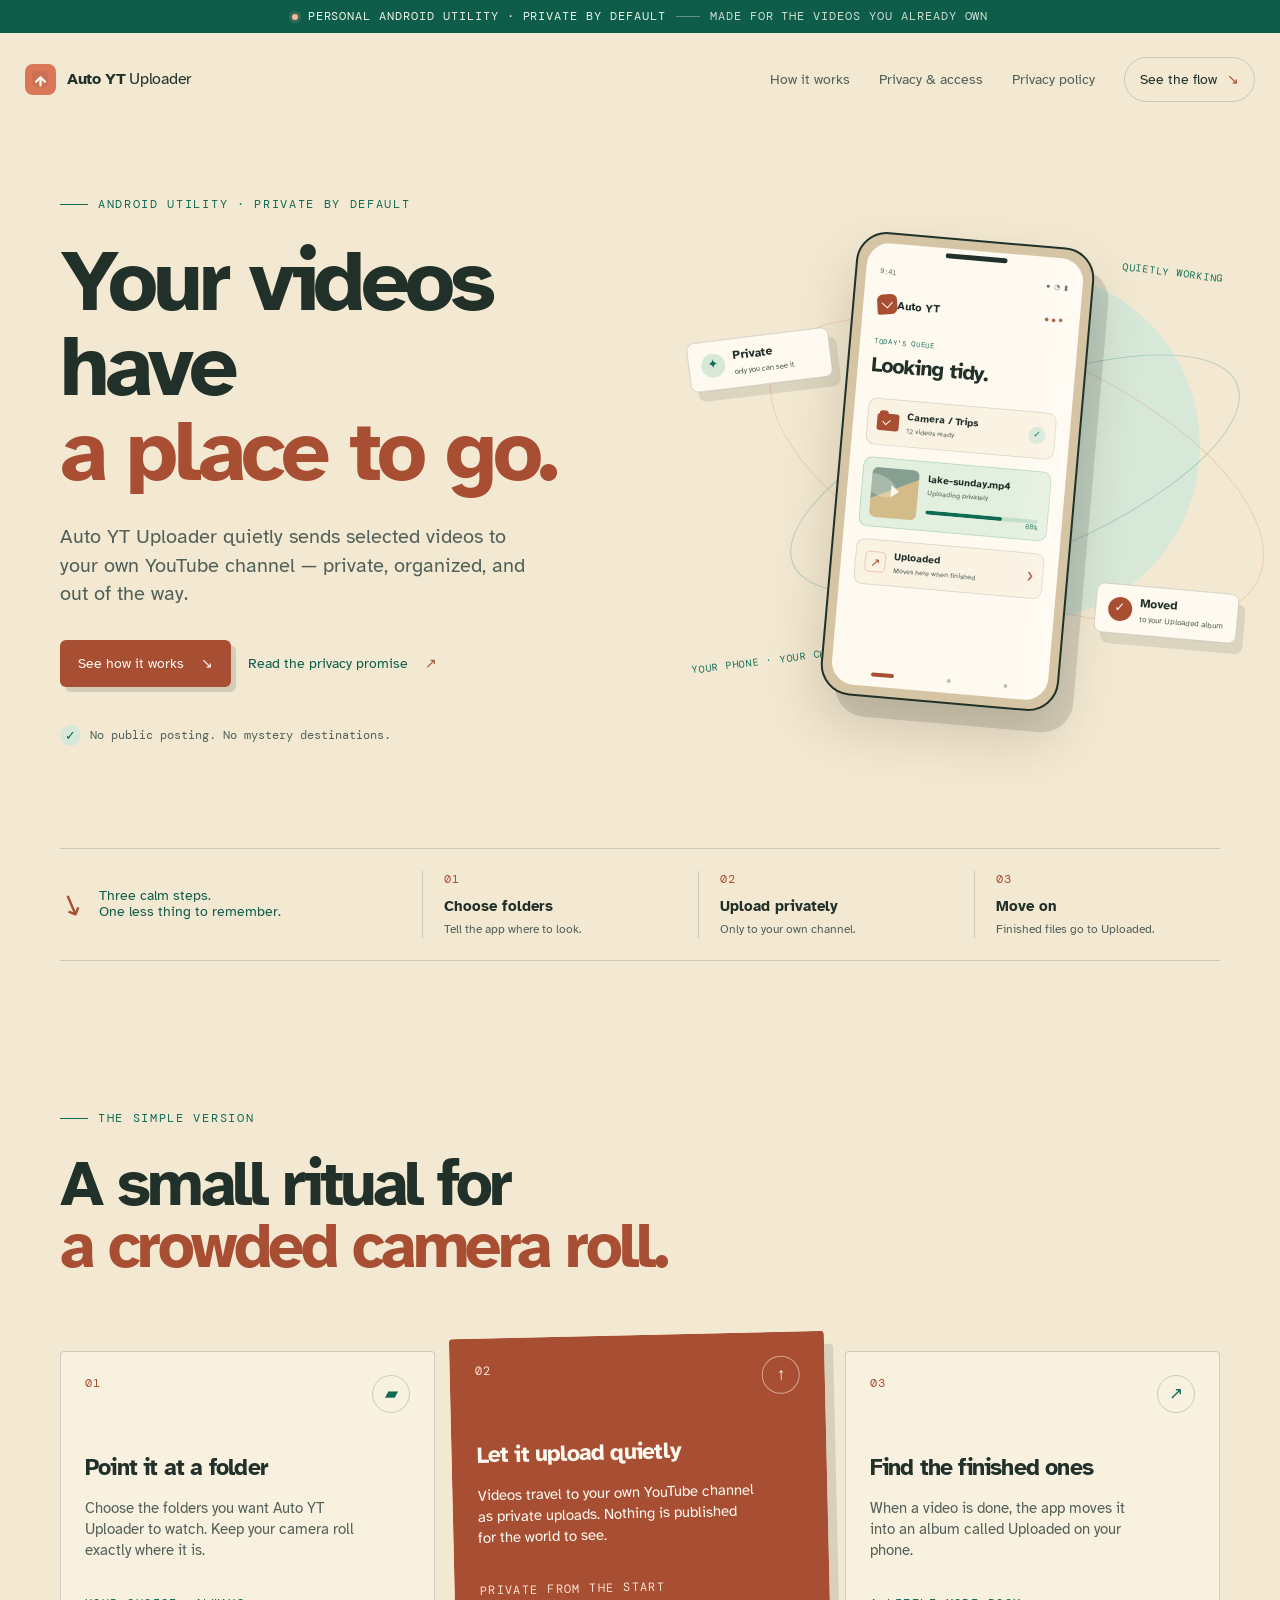
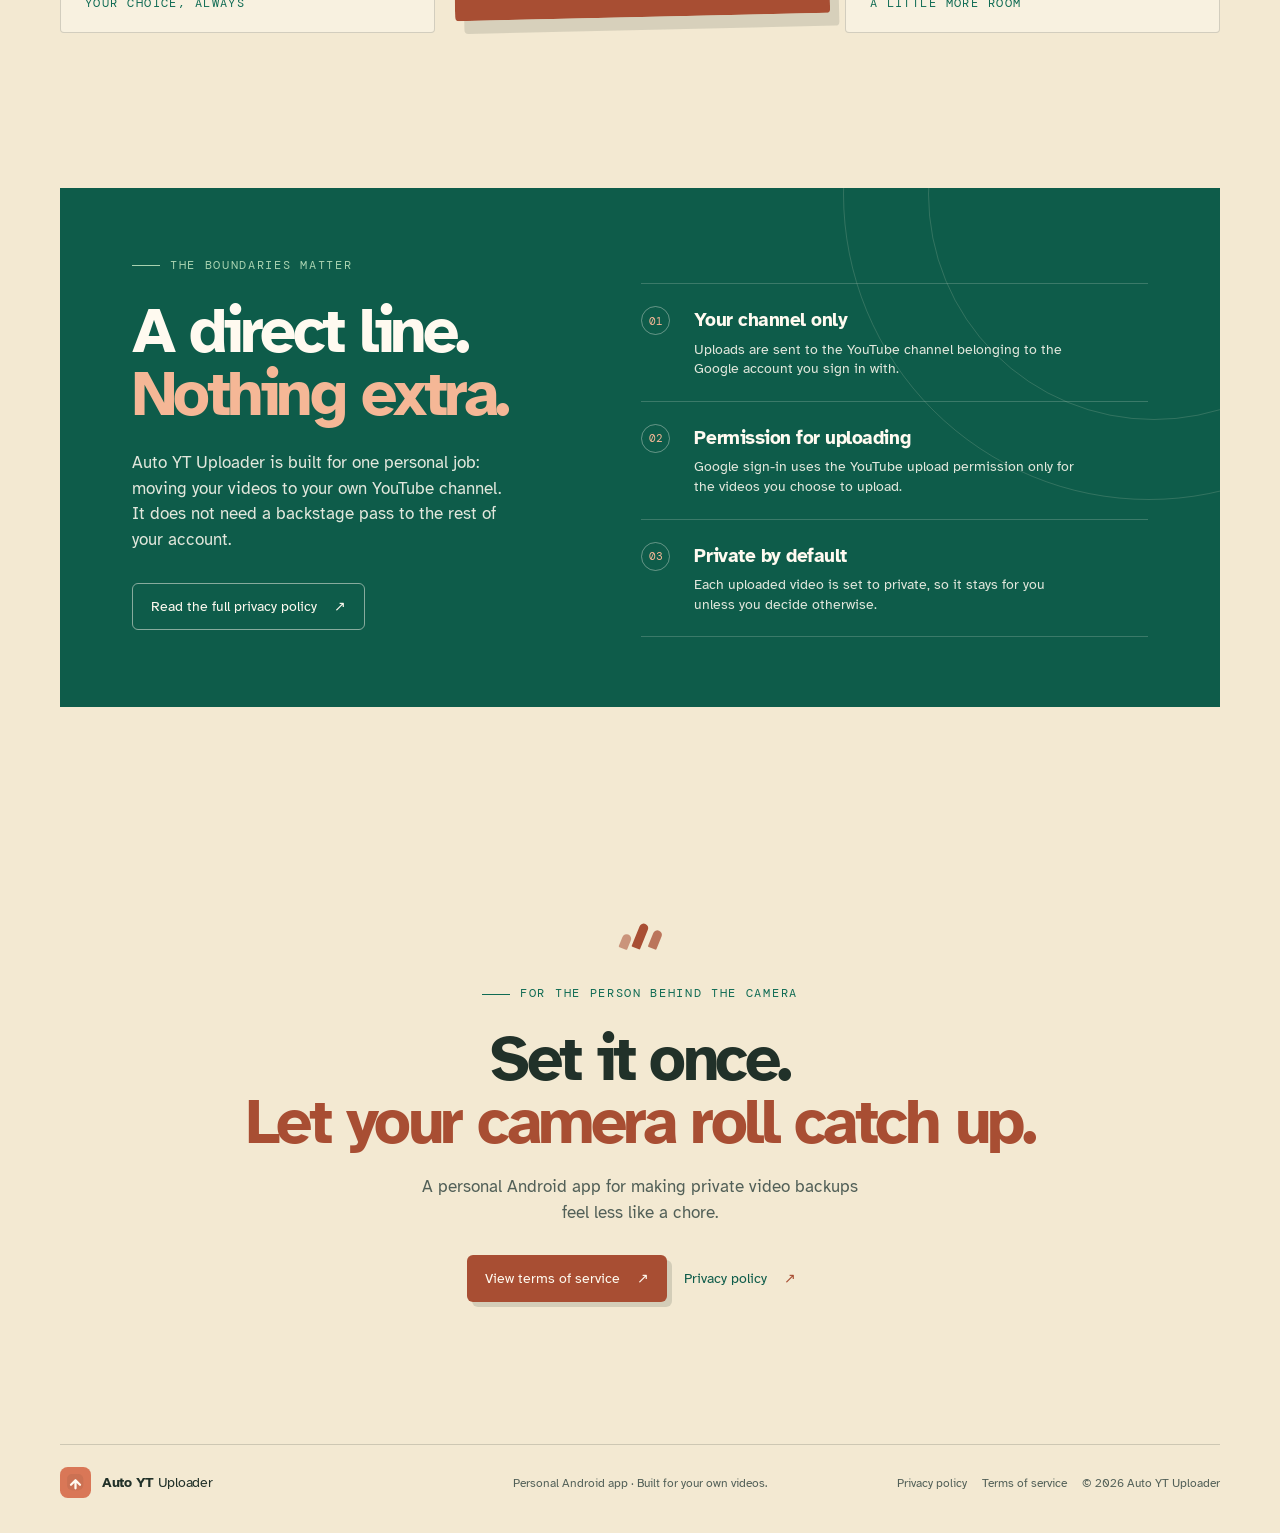
<file: index.html>
<!doctype html>
<html lang="en">
<head>
  <meta charset="utf-8">
  <meta name="viewport" content="width=device-width, initial-scale=1">
  <meta name="description" content="Auto YT Uploader is a personal Android app that privately uploads videos from chosen folders to your own YouTube channel, then files them away on your phone.">
  <meta name="theme-color" content="#f3e9d2">
  <title>Auto YT Uploader — A calmer place for your camera roll</title>
  <link rel="stylesheet" href="styles.css">
  <script src="script.js" defer></script>
</head>
<body>
  <a class="skip-link" href="#main">Skip to main content</a>
  <header class="page-header">
  <div class="announcement">
    <span class="announcement-dot"></span>
    <span>Personal Android utility · private by default</span>
    <span class="announcement-line"></span>
    <span class="announcement-detail">Made for the videos you already own</span>
  </div>

  <div class="site-header">
    <a class="brand" href="index.html" aria-label="Auto YT Uploader home">
      <img class="brand-logo" src="logo.svg" alt="" width="31" height="31">
      <span class="brand-name"><strong>Auto YT</strong> Uploader</span>
    </a>

    <button class="menu-toggle" type="button" aria-expanded="false" aria-controls="site-nav" aria-label="Menu">
      <span></span><span></span>
    </button>

    <nav class="site-nav" id="site-nav" aria-label="Primary navigation">
      <a href="#how-it-works">How it works</a>
      <a href="#privacy">Privacy &amp; access</a>
      <a href="privacy.html">Privacy policy</a>
      <a class="nav-pill" href="#how-it-works">See the flow <span aria-hidden="true">↘</span></a>
    </nav>
  </div>
  </header>

  <main id="main" tabindex="-1">
    <section class="hero section-shell" aria-labelledby="hero-title">
      <div class="hero-copy">
        <p class="eyebrow"><span class="eyebrow-rule"></span>Android utility · private by default</p>
        <h1 id="hero-title">Your videos have<br><em>a place to go.</em></h1>
        <p class="hero-lede">Auto YT Uploader quietly sends selected videos to your own YouTube channel — private, organized, and out of the way.</p>
        <div class="hero-actions">
          <a class="button button-primary" href="#how-it-works">See how it works <span aria-hidden="true">↘</span></a>
          <a class="button button-text" href="privacy.html">Read the privacy promise <span aria-hidden="true">↗</span></a>
        </div>
        <div class="hero-note">
          <span class="note-icon" aria-hidden="true">✓</span>
          <span>No public posting. No mystery destinations.</span>
        </div>
      </div>

      <div class="hero-visual" role="img" aria-label="Illustration of the app on a phone: a video uploads privately, then moves to the Uploaded album.">
        <div class="sun-disc" aria-hidden="true"></div>
        <div class="orbit orbit-one" aria-hidden="true"></div>
        <div class="orbit orbit-two" aria-hidden="true"></div>
        <span class="visual-label label-top">quietly working</span>
        <span class="visual-label label-bottom">your phone · your channel</span>

        <div class="phone" aria-hidden="true">
          <div class="phone-speaker"></div>
          <div class="phone-screen">
            <div class="phone-status"><span>9:41</span><span>● ◔ ▮</span></div>
            <div class="phone-appbar">
              <span class="mini-logo"><span></span></span>
              <span>Auto YT</span>
              <span class="appbar-menu">•••</span>
            </div>
            <div class="phone-greeting">
              <span class="tiny-overline">TODAY'S QUEUE</span>
              <strong>Looking tidy.</strong>
            </div>
            <div class="folder-card">
              <div class="folder-icon"><span></span></div>
              <div><strong>Camera / Trips</strong><small>12 videos ready</small></div>
              <span class="folder-check">✓</span>
            </div>
            <div class="upload-card">
              <div class="video-thumb"><span class="play-triangle"></span></div>
              <div class="upload-info"><strong>lake-sunday.mp4</strong><small>Uploading privately</small><div class="progress"><span></span></div><em>68%</em></div>
            </div>
            <div class="album-row"><span class="album-icon">↗</span><div><strong>Uploaded</strong><small>Moves here when finished</small></div><span class="album-arrow">›</span></div>
            <div class="phone-bottom-nav"><span class="active"></span><span></span><span></span></div>
          </div>
        </div>

        <div class="floating-card card-private"><span class="floating-icon">✦</span><div><strong>Private</strong><small>only you can see it</small></div></div>
        <div class="floating-card card-done"><span class="done-check">✓</span><div><strong>Moved</strong><small>to your Uploaded album</small></div></div>
      </div>
    </section>

    <section class="proof-strip section-shell" aria-label="Key product promises">
      <div class="proof-intro"><span class="scribble-arrow" aria-hidden="true">↘</span><span>Three calm steps.<br>One less thing to remember.</span></div>
      <ol class="proof-list" role="list">
        <li class="proof-item"><span class="proof-number" aria-hidden="true">01</span><strong>Choose folders</strong><small>Tell the app where to look.</small></li>
        <li class="proof-item"><span class="proof-number" aria-hidden="true">02</span><strong>Upload privately</strong><small>Only to your own channel.</small></li>
        <li class="proof-item"><span class="proof-number" aria-hidden="true">03</span><strong>Move on</strong><small>Finished files go to Uploaded.</small></li>
      </ol>
    </section>

    <section class="steps section-shell" id="how-it-works" aria-labelledby="steps-title">
      <div class="section-heading">
        <p class="eyebrow"><span class="eyebrow-rule"></span>The simple version</p>
        <h2 id="steps-title">A small ritual for<br><em>a crowded camera roll.</em></h2>
      </div>
      <ol class="step-list" role="list">
        <li class="step-card">
          <div class="step-topline"><span class="step-index" aria-hidden="true">01</span><span class="step-icon icon-folder" aria-hidden="true">▰</span></div>
          <h3>Point it at a folder</h3>
          <p>Choose the folders you want Auto YT Uploader to watch. Keep your camera roll exactly where it is.</p>
          <span class="step-caption">Your choice, always</span>
        </li>
        <li class="step-card step-card-featured">
          <div class="step-topline"><span class="step-index" aria-hidden="true">02</span><span class="step-icon icon-cloud" aria-hidden="true">↑</span></div>
          <h3>Let it upload quietly</h3>
          <p>Videos travel to your own YouTube channel as private uploads. Nothing is published for the world to see.</p>
          <span class="step-caption">Private from the start</span>
        </li>
        <li class="step-card">
          <div class="step-topline"><span class="step-index" aria-hidden="true">03</span><span class="step-icon icon-archive" aria-hidden="true">↗</span></div>
          <h3>Find the finished ones</h3>
          <p>When a video is done, the app moves it into an album called Uploaded on your phone.</p>
          <span class="step-caption">A little more room</span>
        </li>
      </ol>
    </section>

    <section class="privacy section-shell" id="privacy" aria-labelledby="privacy-title">
      <div class="privacy-panel">
        <div class="privacy-main">
          <p class="eyebrow eyebrow-light"><span class="eyebrow-rule"></span>The boundaries matter</p>
          <h2 id="privacy-title">A direct line.<br><em>Nothing extra.</em></h2>
          <p>Auto YT Uploader is built for one personal job: moving your videos to your own YouTube channel. It does not need a backstage pass to the rest of your account.</p>
          <a class="button button-light" href="privacy.html">Read the full privacy policy <span aria-hidden="true">↗</span></a>
        </div>
        <div class="privacy-list">
          <div class="privacy-row"><span class="privacy-badge" aria-hidden="true">01</span><div><h3>Your channel only</h3><p>Uploads are sent to the YouTube channel belonging to the Google account you sign in with.</p></div></div>
          <div class="privacy-row"><span class="privacy-badge" aria-hidden="true">02</span><div><h3>Permission for uploading</h3><p>Google sign-in uses the YouTube upload permission only for the videos you choose to upload.</p></div></div>
          <div class="privacy-row"><span class="privacy-badge" aria-hidden="true">03</span><div><h3>Private by default</h3><p>Each uploaded video is set to private, so it stays for you unless you decide otherwise.</p></div></div>
        </div>
      </div>
    </section>

    <section class="closing section-shell" aria-labelledby="closing-title">
      <div class="closing-mark" aria-hidden="true"><span></span><span></span><span></span></div>
      <p class="eyebrow"><span class="eyebrow-rule"></span>For the person behind the camera</p>
      <h2 id="closing-title">Set it once.<br><em>Let your camera roll catch up.</em></h2>
      <p class="closing-copy">A personal Android app for making private video backups feel less like a chore.</p>
      <div class="closing-links"><a class="button button-primary" href="terms.html">View terms of service <span aria-hidden="true">↗</span></a><a class="button button-text" href="privacy.html">Privacy policy <span aria-hidden="true">↗</span></a></div>
    </section>
  </main>

  <footer class="site-footer section-shell">
    <a class="brand brand-footer" href="index.html" aria-label="Auto YT Uploader home"><img class="brand-logo" src="logo.svg" alt="" width="31" height="31"><span class="brand-name"><strong>Auto YT</strong> Uploader</span></a>
    <p>Personal Android app · Built for your own videos.</p>
    <div class="footer-links"><a href="privacy.html">Privacy policy</a><a href="terms.html">Terms of service</a><span>© <span id="year"></span> Auto YT Uploader</span></div>
  </footer>
</body>
</html>
</file>
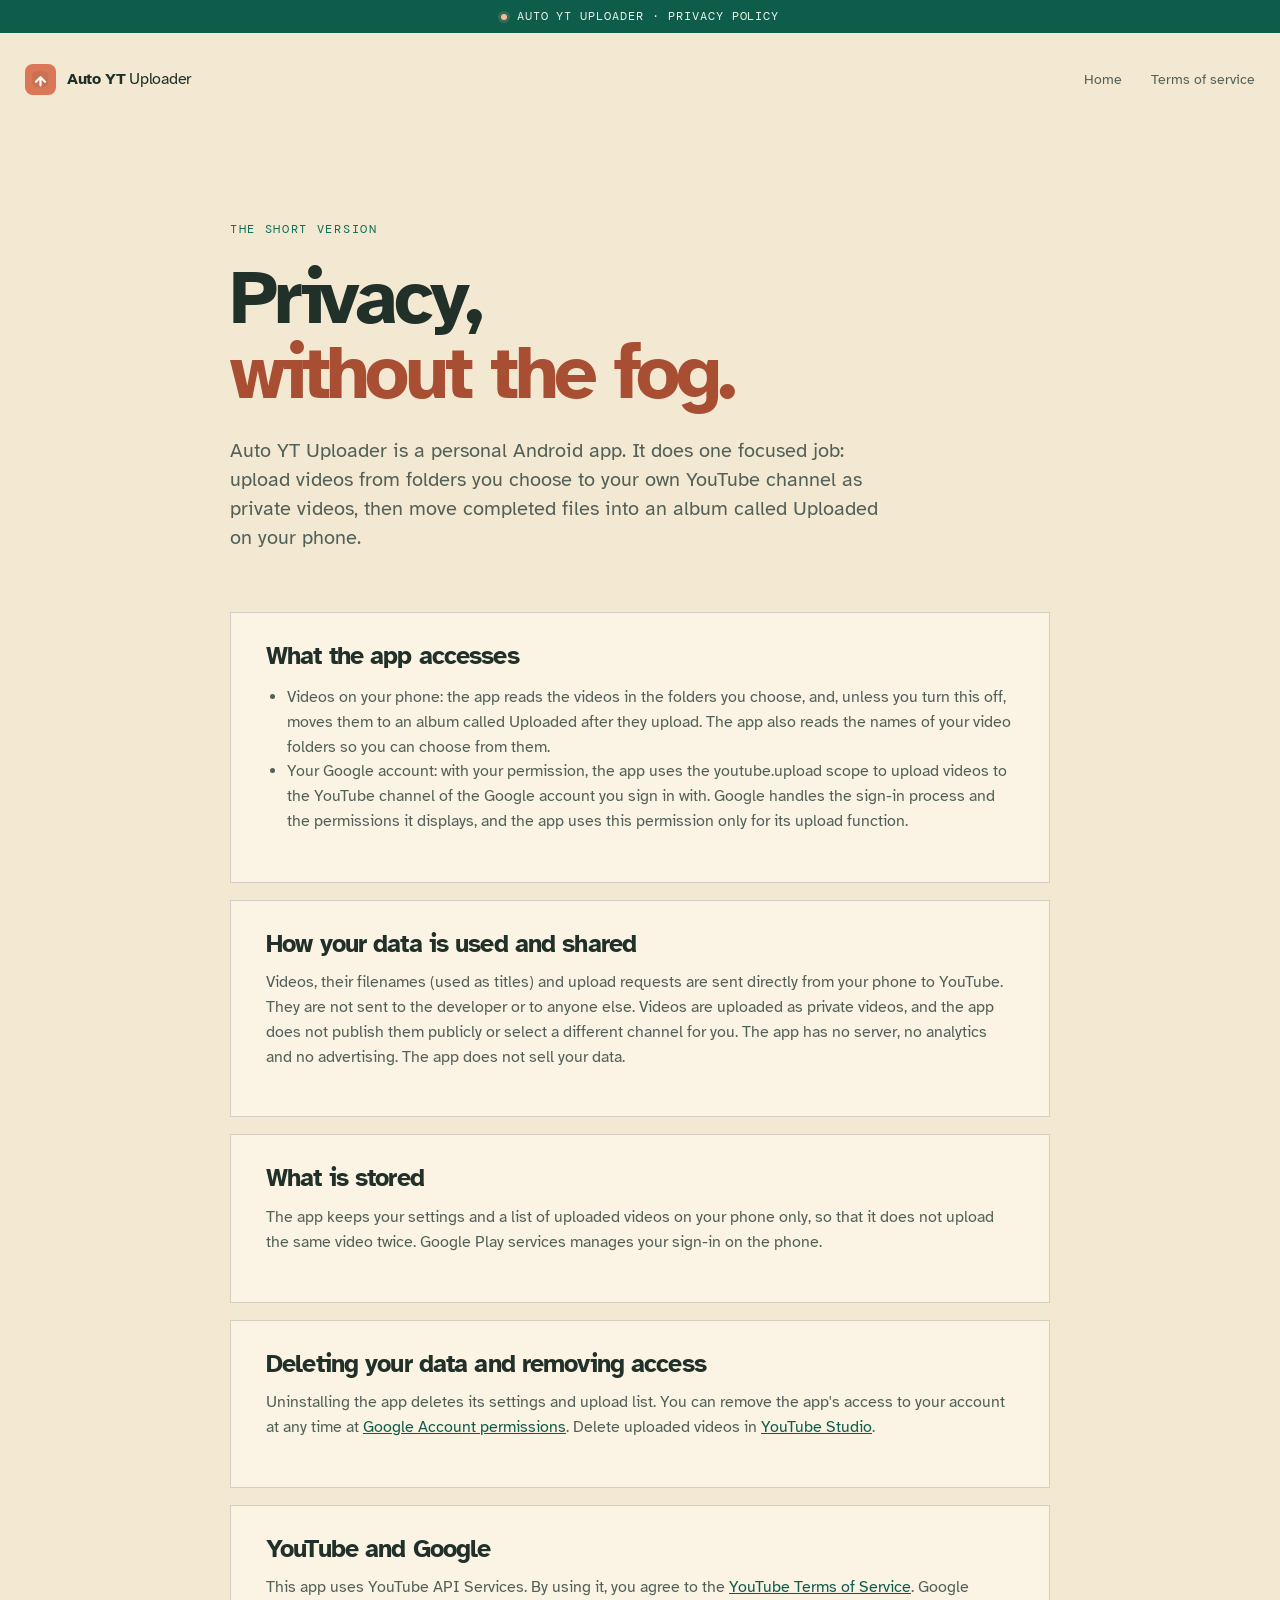
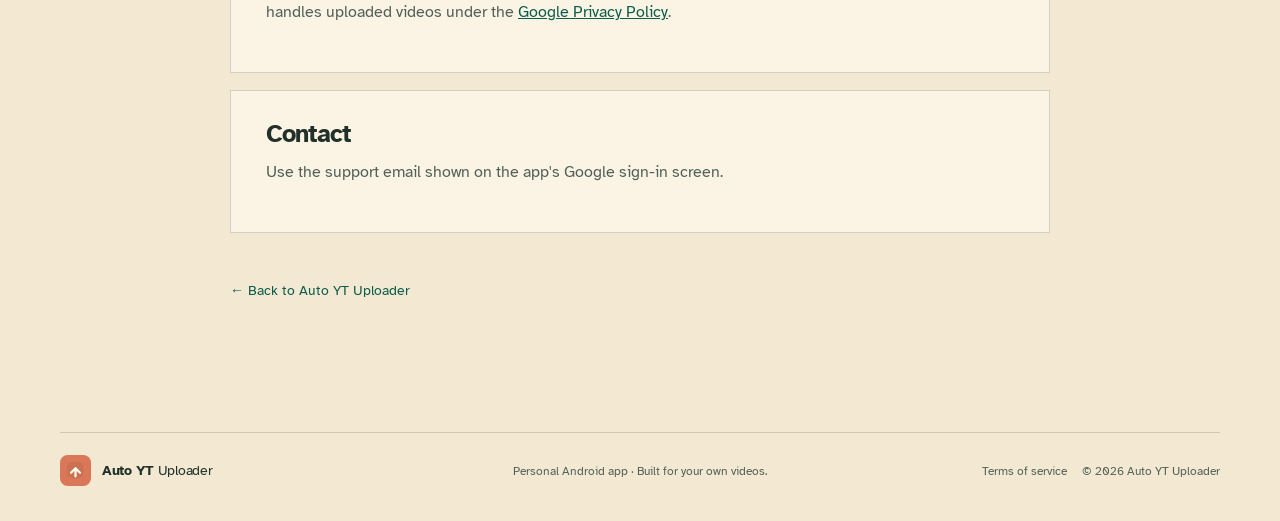
<file: privacy.html>
<!doctype html>
<html lang="en" class="legal-page">
<head>
  <meta charset="utf-8">
  <meta name="viewport" content="width=device-width, initial-scale=1">
  <meta name="description" content="Privacy policy for Auto YT Uploader.">
  <meta name="theme-color" content="#f3e9d2">
  <title>Privacy policy — Auto YT Uploader</title>
  <link rel="stylesheet" href="styles.css">
  <script src="script.js" defer></script>
</head>
<body>
  <a class="skip-link" href="#main">Skip to main content</a>
  <header class="page-header">
  <div class="announcement"><span class="announcement-dot"></span><span>Auto YT Uploader · privacy policy</span></div>
  <div class="site-header">
    <a class="brand" href="index.html" aria-label="Auto YT Uploader home"><img class="brand-logo" src="logo.svg" alt="" width="31" height="31"><span class="brand-name"><strong>Auto YT</strong> Uploader</span></a>
    <nav class="site-nav" aria-label="Legal navigation"><a href="index.html">Home</a><a href="terms.html">Terms of service</a></nav>
  </div>
  </header>
  <main class="legal-wrap section-shell" id="main" tabindex="-1">
    <p class="legal-kicker">The short version</p>
    <h1>Privacy,<br><em>without the fog.</em></h1>
    <p class="legal-intro">Auto YT Uploader is a personal Android app. It does one focused job: upload videos from folders you choose to your own YouTube channel as private videos, then move completed files into an album called Uploaded on your phone.</p>
    <section class="legal-card"><h2>What the app accesses</h2><ul><li>Videos on your phone: the app reads the videos in the folders you choose, and, unless you turn this off, moves them to an album called Uploaded after they upload. The app also reads the names of your video folders so you can choose from them.</li><li>Your Google account: with your permission, the app uses the youtube.upload scope to upload videos to the YouTube channel of the Google account you sign in with. Google handles the sign-in process and the permissions it displays, and the app uses this permission only for its upload function.</li></ul></section>
    <section class="legal-card"><h2>How your data is used and shared</h2><p>Videos, their filenames (used as titles) and upload requests are sent directly from your phone to YouTube. They are not sent to the developer or to anyone else. Videos are uploaded as private videos, and the app does not publish them publicly or select a different channel for you. The app has no server, no analytics and no advertising. The app does not sell your data.</p></section>
    <section class="legal-card"><h2>What is stored</h2><p>The app keeps your settings and a list of uploaded videos on your phone only, so that it does not upload the same video twice. Google Play services manages your sign-in on the phone.</p></section>
    <section class="legal-card"><h2>Deleting your data and removing access</h2><p>Uninstalling the app deletes its settings and upload list. You can remove the app's access to your account at any time at <a href="https://myaccount.google.com/permissions">Google Account permissions</a>. Delete uploaded videos in <a href="https://studio.youtube.com">YouTube Studio</a>.</p></section>
    <section class="legal-card"><h2>YouTube and Google</h2><p>This app uses YouTube API Services. By using it, you agree to the <a href="https://www.youtube.com/t/terms">YouTube Terms of Service</a>. Google handles uploaded videos under the <a href="https://policies.google.com/privacy">Google Privacy Policy</a>.</p></section>
    <section class="legal-card"><h2>Contact</h2><p>Use the support email shown on the app's Google sign-in screen.</p></section>
    <a class="legal-back" href="index.html">← Back to Auto YT Uploader</a>
  </main>
  <footer class="site-footer section-shell"><a class="brand brand-footer" href="index.html" aria-label="Auto YT Uploader home"><img class="brand-logo" src="logo.svg" alt="" width="31" height="31"><span class="brand-name"><strong>Auto YT</strong> Uploader</span></a><p>Personal Android app · Built for your own videos.</p><div class="footer-links"><a href="terms.html">Terms of service</a><span>© <span id="year"></span> Auto YT Uploader</span></div></footer>
</body>
</html>
</file>
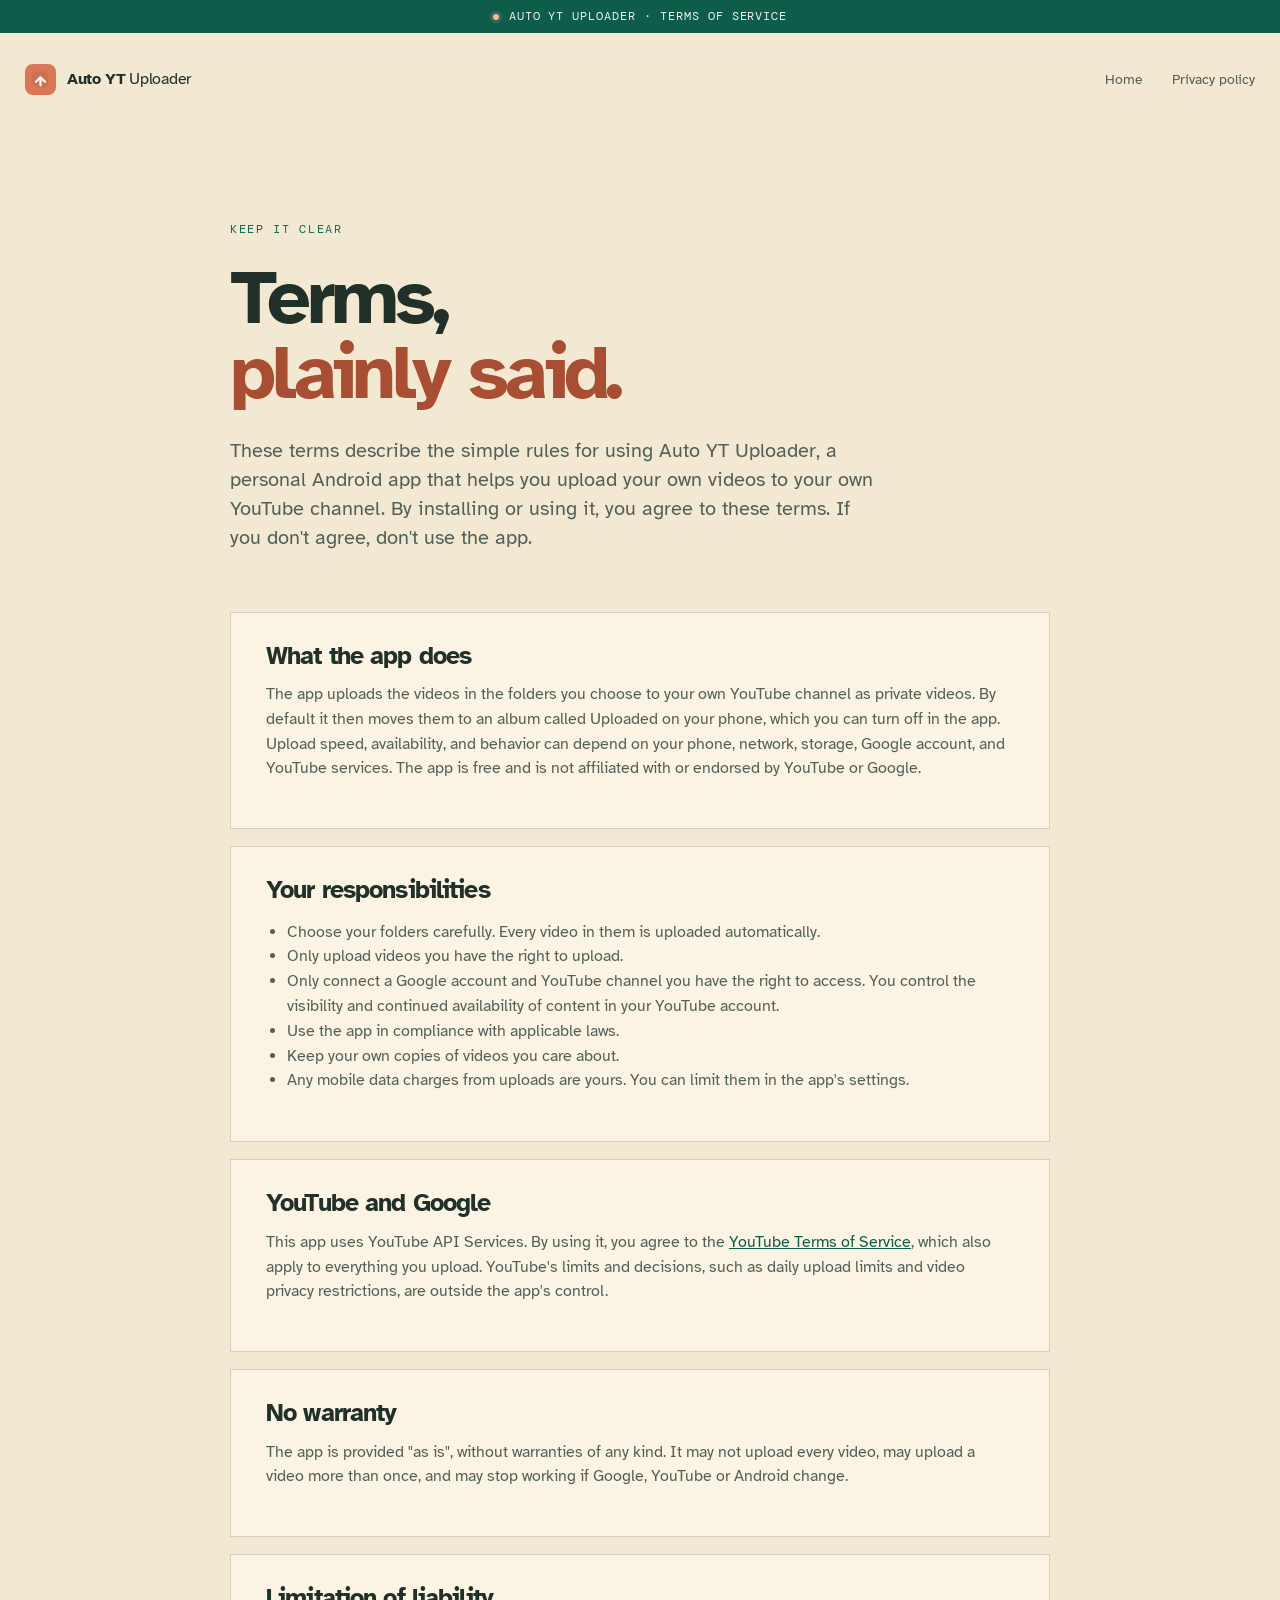
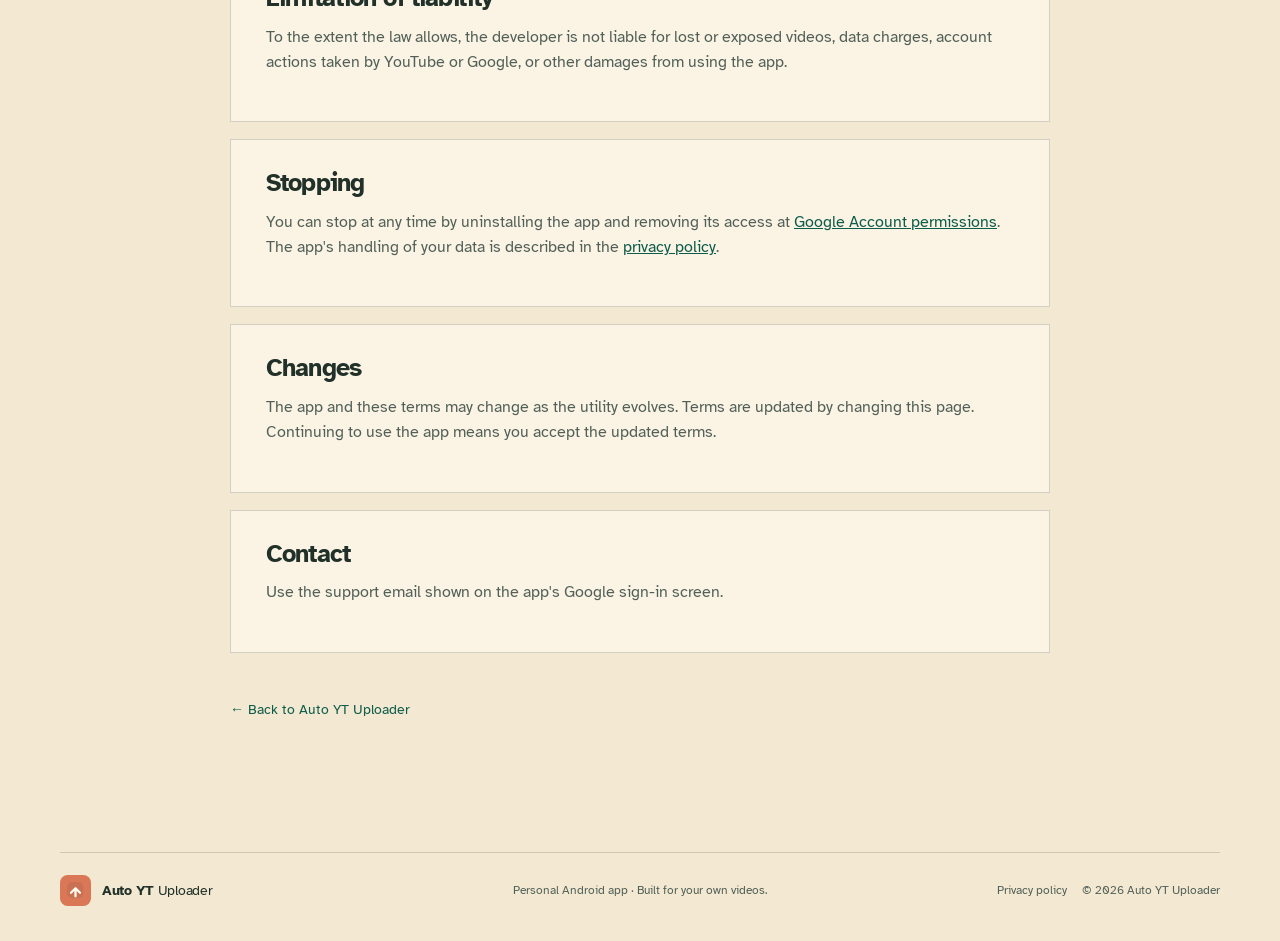
<file: terms.html>
<!doctype html>
<html lang="en" class="legal-page">
<head>
  <meta charset="utf-8">
  <meta name="viewport" content="width=device-width, initial-scale=1">
  <meta name="description" content="Terms of service for Auto YT Uploader.">
  <meta name="theme-color" content="#f3e9d2">
  <title>Terms of service — Auto YT Uploader</title>
  <link rel="stylesheet" href="styles.css">
  <script src="script.js" defer></script>
</head>
<body>
  <a class="skip-link" href="#main">Skip to main content</a>
  <header class="page-header">
  <div class="announcement"><span class="announcement-dot"></span><span>Auto YT Uploader · terms of service</span></div>
  <div class="site-header">
    <a class="brand" href="index.html" aria-label="Auto YT Uploader home"><img class="brand-logo" src="logo.svg" alt="" width="31" height="31"><span class="brand-name"><strong>Auto YT</strong> Uploader</span></a>
    <nav class="site-nav" aria-label="Legal navigation"><a href="index.html">Home</a><a href="privacy.html">Privacy policy</a></nav>
  </div>
  </header>
  <main class="legal-wrap section-shell" id="main" tabindex="-1">
    <p class="legal-kicker">Keep it clear</p>
    <h1>Terms,<br><em>plainly said.</em></h1>
    <p class="legal-intro">These terms describe the simple rules for using Auto YT Uploader, a personal Android app that helps you upload your own videos to your own YouTube channel. By installing or using it, you agree to these terms. If you don't agree, don't use the app.</p>
    <section class="legal-card"><h2>What the app does</h2><p>The app uploads the videos in the folders you choose to your own YouTube channel as private videos. By default it then moves them to an album called Uploaded on your phone, which you can turn off in the app. Upload speed, availability, and behavior can depend on your phone, network, storage, Google account, and YouTube services. The app is free and is not affiliated with or endorsed by YouTube or Google.</p></section>
    <section class="legal-card"><h2>Your responsibilities</h2><ul><li>Choose your folders carefully. Every video in them is uploaded automatically.</li><li>Only upload videos you have the right to upload.</li><li>Only connect a Google account and YouTube channel you have the right to access. You control the visibility and continued availability of content in your YouTube account.</li><li>Use the app in compliance with applicable laws.</li><li>Keep your own copies of videos you care about.</li><li>Any mobile data charges from uploads are yours. You can limit them in the app's settings.</li></ul></section>
    <section class="legal-card"><h2>YouTube and Google</h2><p>This app uses YouTube API Services. By using it, you agree to the <a href="https://www.youtube.com/t/terms">YouTube Terms of Service</a>, which also apply to everything you upload. YouTube's limits and decisions, such as daily upload limits and video privacy restrictions, are outside the app's control.</p></section>
    <section class="legal-card"><h2>No warranty</h2><p>The app is provided "as is", without warranties of any kind. It may not upload every video, may upload a video more than once, and may stop working if Google, YouTube or Android change.</p></section>
    <section class="legal-card"><h2>Limitation of liability</h2><p>To the extent the law allows, the developer is not liable for lost or exposed videos, data charges, account actions taken by YouTube or Google, or other damages from using the app.</p></section>
    <section class="legal-card"><h2>Stopping</h2><p>You can stop at any time by uninstalling the app and removing its access at <a href="https://myaccount.google.com/permissions">Google Account permissions</a>. The app's handling of your data is described in the <a href="privacy.html">privacy policy</a>.</p></section>
    <section class="legal-card"><h2>Changes</h2><p>The app and these terms may change as the utility evolves. Terms are updated by changing this page. Continuing to use the app means you accept the updated terms.</p></section>
    <section class="legal-card"><h2>Contact</h2><p>Use the support email shown on the app's Google sign-in screen.</p></section>
    <a class="legal-back" href="index.html">← Back to Auto YT Uploader</a>
  </main>
  <footer class="site-footer section-shell"><a class="brand brand-footer" href="index.html" aria-label="Auto YT Uploader home"><img class="brand-logo" src="logo.svg" alt="" width="31" height="31"><span class="brand-name"><strong>Auto YT</strong> Uploader</span></a><p>Personal Android app · Built for your own videos.</p><div class="footer-links"><a href="privacy.html">Privacy policy</a><span>© <span id="year"></span> Auto YT Uploader</span></div></footer>
</body>
</html>
</file>
<file: styles.css>
@import url('https://fonts.googleapis.com/css2?family=Atkinson+Hyperlegible:wght@400;700&family=DM+Mono:wght@400;500&display=swap');

:root {
  --paper: #f3e9d2;
  --paper-deep: #eadbbc;
  --ink: #213129;
  --ink-soft: #526058;
  --rust: #a84e33;
  --rust-dark: #96442c;
  --green: #0f6b54;
  --green-deep: #0e5c4a;
  --mint: #d7e8d8;
  --cream: #fffaf0;
  --line: rgba(33, 49, 41, .18);
  --shadow: 0 22px 60px rgba(63, 49, 30, .13);
  --display: 'Atkinson Hyperlegible', 'Trebuchet MS', sans-serif;
  --mono: 'DM Mono', 'SFMono-Regular', Consolas, monospace;
}

* { box-sizing: border-box; }
html { scroll-behavior: smooth; }
body { margin: 0; background: var(--paper); color: var(--ink); font-family: var(--display); font-size: 17px; line-height: 1.5; }
a { color: inherit; text-decoration: none; }
button { font: inherit; }
main { overflow-x: clip; }
main:focus { outline: 0; }
:focus-visible { outline: 3px solid var(--ink); outline-offset: 3px; border-radius: 2px; }
.privacy-panel :focus-visible { outline-color: var(--cream); }
.skip-link { transition-property: none; position: absolute; top: -100px; left: 16px; z-index: 20; padding: 12px 16px; background: var(--ink); color: var(--cream); border-radius: 6px; font-size: 16px; }
.skip-link:focus { top: 8px; }
.skip-link:focus-visible { outline-color: var(--rust); }
::selection { background: var(--rust); color: var(--cream); }

body::before { content: ''; position: fixed; inset: 0; pointer-events: none; opacity: .34; background-image: radial-gradient(rgba(33,49,41,.12) .65px, transparent .65px); background-size: 12px 12px; mask-image: linear-gradient(to bottom, black, transparent 72%); z-index: -1; }
.section-shell { width: min(1160px, calc(100% - 72px)); margin-inline: auto; }

.announcement { min-height: 33px; padding: 7px 32px; display: flex; align-items: center; justify-content: center; gap: 10px; background: var(--green-deep); color: #edf5e9; font: 12px/1.3 var(--mono); letter-spacing: .08em; text-transform: uppercase; }
.announcement-dot { width: 6px; height: 6px; border-radius: 50%; background: #f7b997; box-shadow: 0 0 0 3px rgba(247,185,151,.16); }
.announcement-line { width: 24px; height: 1px; background: rgba(237,245,233,.35); }
.announcement-detail { color: rgba(237,245,233,.85); }

.site-header { width: min(1230px, calc(100% - 48px)); margin: 0 auto; min-height: 92px; display: flex; align-items: center; justify-content: space-between; position: relative; z-index: 10; }
.brand { display: inline-flex; align-items: center; gap: 11px; font-size: 16px; letter-spacing: -.02em; }
.brand-name { color: var(--ink); }
.brand-name strong { font-weight: 700; }
.brand-logo { display: block; flex: none; }
.site-nav { display: flex; align-items: center; gap: 29px; font-size: 14px; }
.site-nav a, .footer-links a, .legal-back { display: inline-flex; align-items: center; min-height: 24px; }
.site-nav a:not(.nav-pill), .footer-links a { color: var(--ink-soft); transition: color .2s ease; }
.site-nav a:not(.nav-pill):hover, .footer-links a:hover { color: var(--rust-dark); }
.nav-pill { padding: 11px 15px; border: 1px solid var(--line); border-radius: 999px; color: var(--ink); transition: background .2s ease, border-color .2s ease, transform .2s ease; }
.nav-pill:hover { background: rgba(255,250,240,.7); border-color: rgba(33,49,41,.35); transform: translateY(-2px); }
.nav-pill span { margin-left: 10px; color: var(--rust); }
.menu-toggle { display: none; background: none; border: 0; padding: 7px; cursor: pointer; }
.menu-toggle span { display: block; width: 22px; height: 2px; background: var(--ink); margin: 5px; }

.hero { min-height: 600px; padding: 72px 0 102px; display: grid; grid-template-columns: minmax(0, .94fr) minmax(410px, .86fr); gap: 62px; align-items: center; }
.eyebrow { margin: 0 0 26px; display: flex; align-items: center; gap: 10px; color: var(--green); font: 12px/1.3 var(--mono); letter-spacing: .14em; text-transform: uppercase; }
.eyebrow-rule { width: 28px; height: 1px; background: currentColor; display: inline-block; }
h1, h2, h3, p { margin-top: 0; }
h1, h2 { letter-spacing: -.055em; line-height: .98; font-weight: 700; }
h1 { font-size: clamp(4rem, 6.8vw, 6.65rem); margin-bottom: 29px; max-width: 720px; }
h1 em, h2 em { font-style: normal; color: var(--rust); }
.hero-lede { max-width: 475px; color: var(--ink-soft); font-size: 20px; line-height: 1.42; margin-bottom: 31px; }
.hero-actions, .closing-links { display: flex; gap: 17px; align-items: center; flex-wrap: wrap; }
.button { display: inline-flex; align-items: center; gap: 17px; min-height: 47px; padding: 0 18px; border-radius: 6px; font-size: 14px; transition: transform .2s ease, box-shadow .2s ease, background .2s ease; }
.button:hover { transform: translateY(-3px); }
.button-primary { background: var(--rust); color: var(--cream); box-shadow: 5px 5px 0 rgba(33,49,41,.15); }
.button-primary:hover { background: var(--rust-dark); box-shadow: 7px 7px 0 rgba(33,49,41,.15); }
.button-text { padding-left: 0; color: var(--green-deep); }
.button-text span { color: var(--rust); }
.hero-note { display: flex; align-items: center; gap: 9px; margin-top: 38px; color: var(--ink-soft); font: 12px var(--mono); }
.note-icon { display: grid; place-items: center; width: 21px; height: 21px; border-radius: 50%; background: var(--mint); color: var(--green); font-size: 13px; }

.hero-visual { min-height: 500px; position: relative; display: grid; place-items: center; }
.sun-disc { width: 350px; height: 350px; border-radius: 50%; background: var(--mint); position: absolute; top: 50px; right: 20px; }
.orbit { position: absolute; border: 1px solid rgba(22,125,99,.25); border-radius: 50%; transform: rotate(-22deg); }
.orbit-one { width: 480px; height: 170px; top: 168px; right: -35px; }
.orbit-two { width: 530px; height: 240px; top: 130px; right: -62px; transform: rotate(24deg); border-color: rgba(217,119,87,.25); }
.visual-label { position: absolute; font: 10px var(--mono); color: var(--green); letter-spacing: .08em; text-transform: uppercase; z-index: 2; }
.label-top { right: -4px; top: 45px; transform: rotate(7deg); }
.label-bottom { left: -4px; bottom: 55px; transform: rotate(-7deg); }
.phone { width: 239px; height: 465px; padding: 9px; border: 2px solid var(--ink); border-radius: 31px; background: #d5c5a4; transform: rotate(5deg); position: relative; z-index: 3; box-shadow: 16px 20px 0 rgba(33,49,41,.15), 0 28px 55px rgba(70,52,31,.2); }
.phone-speaker { position: absolute; top: 14px; left: 50%; width: 62px; height: 5px; border-radius: 10px; background: var(--ink); transform: translateX(-50%); z-index: 4; }
.phone-screen { height: 100%; border-radius: 23px; background: var(--cream); overflow: hidden; padding: 24px 14px 12px; position: relative; }
.phone-screen::after { content: ''; position: absolute; top: 0; right: 0; width: 50px; height: 100%; background: linear-gradient(90deg, transparent, rgba(255,255,255,.25)); pointer-events: none; }
.phone-status, .phone-appbar, .phone-bottom-nav { display: flex; justify-content: space-between; align-items: center; font: 7px var(--mono); color: var(--ink-soft); }
.phone-appbar { padding: 18px 0 15px; color: var(--ink); font: 700 11px var(--display); }
.mini-logo { width: 20px; height: 20px; border-radius: 6px 6px 6px 2px; background: var(--rust); display: grid; place-items: center; transform: rotate(-8deg); }
.mini-logo span { width: 8px; height: 8px; border-left: 1px solid var(--cream); border-bottom: 1px solid var(--cream); transform: rotate(-45deg) translate(1px,-1px); }
.appbar-menu { margin-left: auto; color: var(--rust); letter-spacing: 2px; }
.phone-greeting { margin: 8px 0 16px; }
.tiny-overline { display: block; font: 7px var(--mono); letter-spacing: .1em; color: var(--green); margin-bottom: 4px; }
.phone-greeting strong { font-size: 21px; letter-spacing: -.05em; }
.folder-card, .upload-card, .album-row { border: 1px solid rgba(33,49,41,.13); border-radius: 9px; background: rgba(243,233,210,.46); }
.folder-card { display: flex; align-items: center; gap: 8px; padding: 10px 9px; margin-bottom: 12px; }
.folder-card strong, .upload-card strong, .album-row strong { display: block; font-size: 10px; line-height: 1.1; }
.folder-card small, .upload-card small, .album-row small { color: var(--ink-soft); display: block; font-size: 7px; margin-top: 4px; }
.folder-icon { width: 22px; height: 17px; background: var(--rust); border-radius: 3px; position: relative; flex: 0 0 auto; }
.folder-icon::before { content: ''; position: absolute; top: -3px; left: 2px; width: 9px; height: 5px; border-radius: 3px 3px 0 0; background: var(--rust); }
.folder-icon span { position: absolute; left: 6px; top: 5px; width: 7px; height: 5px; border-left: 1px solid var(--cream); border-bottom: 1px solid var(--cream); transform: rotate(-45deg); }
.folder-check { margin-left: auto; width: 17px; height: 17px; border-radius: 50%; display: grid; place-items: center; background: var(--mint); color: var(--green); font-size: 9px; }
.upload-card { padding: 9px; display: flex; gap: 9px; background: #e3f0df; border-color: rgba(22,125,99,.19); }
.video-thumb { width: 47px; height: 50px; border-radius: 6px; background: linear-gradient(155deg, #879f91 0 43%, #d3bc89 44% 100%); position: relative; overflow: hidden; flex: 0 0 auto; }
.video-thumb::after { content: ''; position: absolute; width: 35px; height: 20px; border-radius: 50%; background: rgba(255,250,240,.28); top: 8px; left: -9px; transform: rotate(22deg); }
.play-triangle { position: absolute; z-index: 1; top: 17px; left: 20px; border-left: 8px solid var(--cream); border-top: 6px solid transparent; border-bottom: 6px solid transparent; }
.upload-info { flex: 1; min-width: 0; position: relative; padding-top: 2px; }
.upload-info strong { white-space: nowrap; overflow: hidden; text-overflow: ellipsis; }
.progress { height: 4px; border-radius: 8px; background: rgba(22,125,99,.16); margin-top: 11px; overflow: hidden; }
.progress span { display: block; height: 100%; width: 68%; background: var(--green); border-radius: inherit; }
.upload-info em { position: absolute; right: 0; bottom: -1px; font: 7px var(--mono); font-style: normal; color: var(--green); }
.album-row { display: flex; align-items: center; gap: 8px; padding: 9px; margin-top: 12px; }
.album-icon { width: 21px; height: 21px; display: grid; place-items: center; color: var(--rust); border: 1px solid rgba(217,119,87,.35); border-radius: 5px; font-size: 12px; }
.album-arrow { margin-left: auto; color: var(--rust); font-size: 20px; line-height: .8; }
.phone-bottom-nav { position: absolute; left: 14px; right: 14px; bottom: 10px; justify-content: space-around; }
.phone-bottom-nav span { width: 4px; height: 4px; background: rgba(33,49,41,.3); border-radius: 50%; }
.phone-bottom-nav .active { width: 23px; border-radius: 6px; background: var(--rust); }
.floating-card { position: absolute; z-index: 4; display: flex; align-items: center; gap: 8px; padding: 10px 12px; min-width: 143px; background: var(--cream); border: 1px solid rgba(33,49,41,.18); border-radius: 8px; box-shadow: 7px 10px 0 rgba(33,49,41,.11); }
.floating-card strong { display: block; font-size: 12px; line-height: 1; }
.floating-card small { display: block; color: var(--ink-soft); font-size: 8px; margin-top: 4px; }
.floating-icon, .done-check { display: grid; place-items: center; width: 24px; height: 24px; border-radius: 50%; background: var(--mint); color: var(--green); font-size: 13px; }
.card-private { top: 114px; left: -7px; transform: rotate(-7deg); }
.card-done { right: -18px; bottom: 83px; transform: rotate(5deg); }
.done-check { background: var(--rust); color: var(--cream); }

.proof-strip { border-top: 1px solid var(--line); border-bottom: 1px solid var(--line); padding: 22px 0; display: grid; grid-template-columns: 1.25fr 3fr; gap: 30px; align-items: center; }
.proof-list { margin: 0; padding: 0; list-style: none; display: grid; grid-template-columns: repeat(3, 1fr); gap: 30px; }
.proof-intro { display: flex; align-items: center; gap: 15px; color: var(--green-deep); font-size: 14px; line-height: 1.18; }
.scribble-arrow { color: var(--rust); font-size: 29px; transform: rotate(22deg); display: inline-block; }
.proof-item { padding-left: 21px; border-left: 1px solid var(--line); }
.proof-number, .step-index { display: block; color: var(--rust); font: 12px var(--mono); letter-spacing: .08em; margin-bottom: 8px; }
.proof-item strong { display: block; font-size: 15px; }
.proof-item small { display: block; color: var(--ink-soft); font-size: 12px; margin-top: 3px; }

.steps { padding: 150px 0 155px; }
.section-heading h2, .privacy-main h2, .closing h2 { font-size: clamp(3rem, 5vw, 5rem); margin-bottom: 0; }
.step-list { display: grid; grid-template-columns: repeat(3, 1fr); gap: 17px; margin: 73px 0 0; padding: 0; list-style: none; }
.step-card { min-height: 282px; padding: 23px 24px 21px; background: rgba(255,250,240,.46); border: 1px solid var(--line); border-radius: 4px; display: flex; flex-direction: column; transition: transform .25s ease, box-shadow .25s ease; }
.step-card:hover { transform: translateY(-7px); box-shadow: 10px 12px 0 rgba(33,49,41,.1); }
.step-card-featured { background: var(--rust); color: var(--cream); transform: translateY(-16px) rotate(-1.3deg); border-color: transparent; box-shadow: 9px 13px 0 rgba(33,49,41,.13); }
.step-card-featured:hover { transform: translateY(-23px) rotate(-1.3deg); }
.step-card-featured .step-index, .step-card-featured .step-caption { color: #ffe3d3; }
.step-topline { display: flex; justify-content: space-between; align-items: start; }
.step-icon { width: 38px; height: 38px; border: 1px solid rgba(33,49,41,.2); border-radius: 50%; display: grid; place-items: center; color: var(--green); font-size: 17px; }
.step-card-featured .step-icon { color: var(--cream); border-color: rgba(255,250,240,.5); }
.step-card h3 { margin: 38px 0 12px; font-size: 23px; letter-spacing: -.035em; }
.step-card p { max-width: 280px; margin-bottom: 23px; color: var(--ink-soft); font-size: 15px; line-height: 1.42; }
.step-card-featured p { color: var(--cream); }
.step-caption { color: var(--green); font: 12px var(--mono); letter-spacing: .12em; margin-top: auto; text-transform: uppercase; }

.privacy { padding-bottom: 150px; }
.privacy-panel { background: var(--green-deep); color: var(--cream); padding: 70px 72px; display: grid; grid-template-columns: .92fr 1.08fr; gap: 78px; position: relative; overflow: hidden; }
.privacy-panel::before, .privacy-panel::after { content: ''; position: absolute; border: 1px solid rgba(243,233,210,.16); border-radius: 50%; pointer-events: none; }
.privacy-panel::before { width: 450px; height: 450px; right: -160px; top: -220px; }
.privacy-panel::after { width: 610px; height: 610px; right: -235px; top: -300px; }
.eyebrow-light { color: #a8d2b0; }
.privacy-main { position: relative; z-index: 1; }
.privacy-main h2 { margin-bottom: 25px; }
.privacy-main h2 em { color: #f5b796; }
.privacy-main > p:not(.eyebrow) { max-width: 380px; color: rgba(255,250,240,.88); line-height: 1.5; margin-bottom: 31px; }
.button-light { border: 1px solid rgba(255,250,240,.5); color: var(--cream); }
.button-light:hover { background: rgba(255,250,240,.12); }
.privacy-list { position: relative; z-index: 1; padding-top: 25px; }
.privacy-row { display: grid; grid-template-columns: 35px 1fr; gap: 18px; padding: 22px 0; border-top: 1px solid rgba(255,250,240,.19); }
.privacy-row:last-child { border-bottom: 1px solid rgba(255,250,240,.19); }
.privacy-badge { width: 29px; height: 29px; border: 1px solid rgba(255,250,240,.36); border-radius: 50%; display: grid; place-items: center; color: #f5b796; font: 11px var(--mono); }
.privacy-row h3 { margin: 0 0 5px; font-size: 19px; letter-spacing: -.025em; }
.privacy-row p { margin: 0; max-width: 390px; color: rgba(255,250,240,.88); font-size: 14px; line-height: 1.4; }

.closing { padding: 64px 0 142px; text-align: center; display: flex; flex-direction: column; align-items: center; }
.closing-mark { display: flex; gap: 6px; align-items: end; height: 28px; margin-bottom: 37px; }
.closing-mark span { display: block; width: 9px; border-radius: 9px 9px 2px 2px; background: var(--rust); transform: rotate(22deg); }
.closing-mark span:nth-child(1) { height: 15px; opacity: .55; }
.closing-mark span:nth-child(2) { height: 26px; }
.closing-mark span:nth-child(3) { height: 19px; opacity: .75; }
.closing h2 { margin-bottom: 21px; }
.closing-copy { max-width: 440px; color: var(--ink-soft); margin-bottom: 30px; }
.closing-links { justify-content: center; }

.site-footer { padding: 22px 0 35px; border-top: 1px solid var(--line); display: grid; grid-template-columns: 1fr auto 1fr; align-items: center; gap: 20px; font-size: 12px; }
.brand-footer { font-size: 14px; }
.site-footer > p { margin: 0; color: var(--ink-soft); text-align: center; }
.footer-links { justify-self: end; display: flex; align-items: center; gap: 15px; color: var(--ink-soft); }

.legal-page .site-header { margin-bottom: 52px; }
.legal-wrap { max-width: 820px; padding: 44px 0 130px; }
.legal-kicker { color: var(--green); font: 12px var(--mono); letter-spacing: .14em; text-transform: uppercase; }
.legal-wrap h1 { font-size: clamp(3rem, 6vw, 5.4rem); margin: 23px 0 25px; }
.legal-intro { max-width: 650px; color: var(--ink-soft); font-size: 20px; line-height: 1.45; margin-bottom: 60px; }
.legal-card { background: rgba(255,250,240,.62); border: 1px solid var(--line); padding: 31px 35px; margin: 17px 0; }
.legal-card h2 { font-size: 25px; margin-bottom: 14px; letter-spacing: -.035em; }
.legal-card p, .legal-card li { color: var(--ink-soft); font-size: 16px; line-height: 1.55; }
.legal-card ul { padding-left: 21px; }
.legal-card a { color: var(--green-deep); text-decoration: underline; }
.legal-back { display: inline-flex; margin-top: 28px; color: var(--green-deep); font-size: 14px; }

@media (max-width: 900px) {
  .section-shell { width: min(100% - 42px, 680px); }
  .hero { grid-template-columns: 1fr; gap: 36px; padding-top: 65px; }
  .hero-copy { max-width: 620px; }
  .hero-visual { min-height: 500px; }
  .proof-strip { grid-template-columns: 1fr; gap: 24px; }
  .proof-list { grid-template-columns: 1fr 1fr; gap: 24px; }
  .steps { padding: 110px 0; }
  .step-list { gap: 11px; }
  .privacy-panel { grid-template-columns: 1fr; gap: 35px; padding: 54px 42px; }
  .privacy-list { padding-top: 0; }
  .site-footer { grid-template-columns: 1fr; text-align: center; }
  .site-footer > p { order: 3; }
  .footer-links { justify-self: center; flex-wrap: wrap; justify-content: center; }
}

@media (max-width: 620px) {
  body { font-size: 16px; }
  .announcement { padding-inline: 15px; font-size: 12px; gap: 7px; text-align: center; }
  .announcement-line, .announcement-detail { display: none; }
  .site-header { width: calc(100% - 32px); min-height: 75px; }
  .menu-toggle { display: block; }
  .site-nav { position: absolute; top: 68px; left: 0; right: 0; display: none; padding: 16px; flex-direction: column; align-items: stretch; gap: 0; background: var(--cream); border: 1px solid var(--line); border-radius: 7px; box-shadow: var(--shadow); }
  .site-nav.is-open { display: flex; }
  .site-nav a { padding: 11px 4px; }
  .site-nav .nav-pill { margin-top: 8px; text-align: center; }
  .section-shell { width: calc(100% - 34px); }
  .hero { padding: 50px 0 78px; }
  h1 { font-size: clamp(3.3rem, 17vw, 5rem); }
  .hero-lede { font-size: 18px; }
  .hero-actions { align-items: flex-start; flex-direction: column; gap: 12px; }
  .hero-note { margin-top: 28px; }
  .hero-visual { min-height: 410px; margin: 0 -25px; transform: scale(.86); transform-origin: center top; margin-bottom: -55px; }
  .sun-disc { right: 46px; }
  .card-private { left: 8px; }
  .card-done { right: 5px; }
  .label-top { right: 10px; }
  .label-bottom { left: 4px; }
  .proof-strip { gap: 18px; padding: 26px 0; }
  .proof-list { grid-template-columns: 1fr; gap: 18px; }
  .proof-item { padding: 15px 0 0; border-left: 0; border-top: 1px solid var(--line); }
  .steps { padding: 90px 0; }
  .section-heading h2, .privacy-main h2, .closing h2 { font-size: 3.25rem; }
  .step-list { grid-template-columns: 1fr; margin-top: 46px; }
  .step-card, .step-card-featured { min-height: 240px; transform: none; }
  .step-card-featured:hover, .step-card:hover { transform: translateY(-5px); }
  .step-card h3 { margin-top: 26px; }
  .privacy { padding-bottom: 90px; }
  .privacy-panel { padding: 42px 24px; margin-inline: -1px; }
  .privacy-row { gap: 12px; }
  .privacy-row p { font-size: 13px; }
  .closing { padding: 40px 0 95px; }
  .closing-links { flex-direction: column; gap: 8px; }
  .site-footer { padding-bottom: 27px; }
  .footer-links { flex-direction: column; gap: 8px; }
  .legal-page .site-header { margin-bottom: 10px; flex-wrap: wrap; gap: 4px 20px; padding-block: 12px; }
  .legal-page .site-nav { position: static; display: flex; flex-direction: row; gap: 18px; padding: 0; background: none; border: 0; box-shadow: none; }
  .legal-wrap { padding: 45px 0 85px; }
  .legal-wrap h1 { font-size: 3.5rem; }
  .legal-intro { font-size: 18px; margin-bottom: 38px; }
  .legal-card { padding: 23px 20px; }
}

@media (forced-colors: active) {
  .menu-toggle span { forced-color-adjust: none; background: CanvasText; }
}

@media (prefers-reduced-motion: reduce) {
  *, *::before, *::after { scroll-behavior: auto !important; transition-duration: .01ms !important; animation-duration: .01ms !important; }
}
</file>
